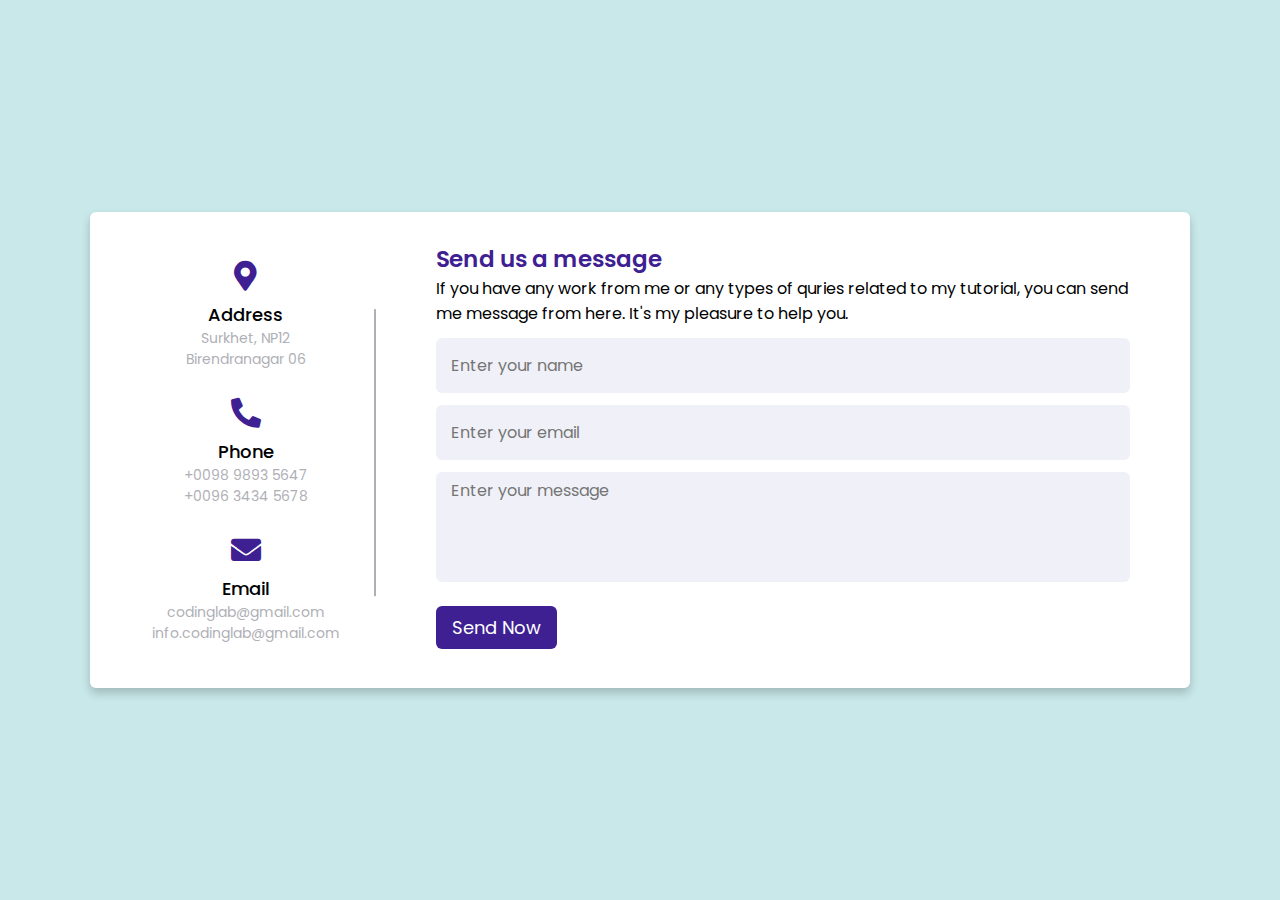
<file: contact.html>
<!DOCTYPE html>
<!-- Website - www.codingnepalweb.com -->
<html lang="en" dir="ltr">
  <head>
    <meta charset="UTF-8" />
    <title>Responsive Contact Us Form | CodingLab</title>
    <link rel="stylesheet" href="contactcss.css" />
    <!-- Fontawesome CDN Link -->
    <link rel="stylesheet" href="https://cdnjs.cloudflare.com/ajax/libs/font-awesome/5.15.2/css/all.min.css" />
    <meta name="viewport" content="width=device-width, initial-scale=1.0" />
  </head>
  <body>
    <div class="container">
      <div class="content">
        <div class="left-side">
          <div class="address details">
            <i class="fas fa-map-marker-alt"></i>
            <div class="topic">Address</div>
            <div class="text-one">Surkhet, NP12</div>
            <div class="text-two">Birendranagar 06</div>
          </div>
          <div class="phone details">
            <i class="fas fa-phone-alt"></i>
            <div class="topic">Phone</div>
            <div class="text-one">+0098 9893 5647</div>
            <div class="text-two">+0096 3434 5678</div>
          </div>
          <div class="email details">
            <i class="fas fa-envelope"></i>
            <div class="topic">Email</div>
            <div class="text-one">codinglab@gmail.com</div>
            <div class="text-two">info.codinglab@gmail.com</div>
          </div>
        </div>
        <div class="right-side">
          <div class="topic-text">Send us a message</div>
          <p>If you have any work from me or any types of quries related to my tutorial, you can send me message from here. It's my pleasure to help you.</p>
          <form action="#">
            <div class="input-box">
              <input type="text" placeholder="Enter your name" />
            </div>
            <div class="input-box">
              <input type="text" placeholder="Enter your email" />
            </div>
            <div class="input-box message-box">
              <textarea placeholder="Enter your message"></textarea>
            </div>
            <div class="button">
              <input type="button" value="Send Now" />
            </div>
          </form>
        </div>
      </div>
    </div>
  </body>
</html>
</file>
<file: contactcss.css>
/* Google Font CDN Link */
@import url("https://fonts.googleapis.com/css2?family=Poppins:wght@200;300;400;500;600;700&display=swap");
* {
  margin: 0;
  padding: 0;
  box-sizing: border-box;
  font-family: "Poppins", sans-serif;
}
body {
  min-height: 100vh;
  width: 100%;
  background: #c8e8e9;
  display: flex;
  align-items: center;
  justify-content: center;
}
.container {
  max-width: 1100px;
  width: 100%;
  background: #fff;
  border-radius: 6px;
  padding: 20px 60px 30px 40px;
  box-shadow: 0 5px 10px rgba(0, 0, 0, 0.2);
}
.container .content {
  display: flex;
  align-items: center;
  justify-content: space-between;
}
.container .content .left-side {
  width: 25%;
  height: 100%;
  display: flex;
  flex-direction: column;
  align-items: center;
  justify-content: center;
  margin-top: 15px;
  position: relative;
}
.content .left-side::before {
  content: "";
  position: absolute;
  height: 70%;
  width: 2px;
  right: -15px;
  top: 50%;
  transform: translateY(-50%);
  background: #afafb6;
}
.content .left-side .details {
  margin: 14px;
  text-align: center;
}
.content .left-side .details i {
  font-size: 30px;
  color: #3e2093;
  margin-bottom: 10px;
}
.content .left-side .details .topic {
  font-size: 18px;
  font-weight: 500;
}
.content .left-side .details .text-one,
.content .left-side .details .text-two {
  font-size: 14px;
  color: #afafb6;
}

.container .content .right-side {
  width: 75%;
  margin-left: 75px;
}
.content .right-side .topic-text {
  font-size: 23px;
  font-weight: 600;
  color: #3e2093;
}
.right-side .input-box {
  height: 55px;
  width: 100%;
  margin: 12px 0;
}
.right-side .input-box input,
.right-side .input-box textarea {
  height: 100%;
  width: 100%;
  border: none;
  outline: none;
  font-size: 16px;
  background: #f0f1f8;
  border-radius: 6px;
  padding: 0 15px;
  resize: none;
}
.right-side .message-box {
  min-height: 110px;
}
.right-side .input-box textarea {
  padding-top: 6px;
}
.right-side .button {
  display: inline-block;
  margin-top: 12px;
}
.right-side .button input[type="button"] {
  color: #fff;
  font-size: 18px;
  outline: none;
  border: none;
  padding: 8px 16px;
  border-radius: 6px;
  background: #3e2093;
  cursor: pointer;
  transition: all 0.3s ease;
}
.button input[type="button"]:hover {
  background: #5029bc;
}

@media (max-width: 950px) {
  .container {
    width: 90%;
    padding: 30px 40px 40px 35px;
  }
  .container .content .right-side {
    width: 75%;
    margin-left: 55px;
  }
}
@media (max-width: 820px) {
  .container {
    margin: 40px 0;
    height: 100%;
  }
  .container .content {
    flex-direction: column-reverse;
  }
  .container .content .left-side {
    width: 100%;
    flex-direction: row;
    margin-top: 40px;
    justify-content: center;
    flex-wrap: wrap;
  }
  .container .content .left-side::before {
    display: none;
  }
  .container .content .right-side {
    width: 100%;
    margin-left: 0;
  }
}

/* /// */
</file>
